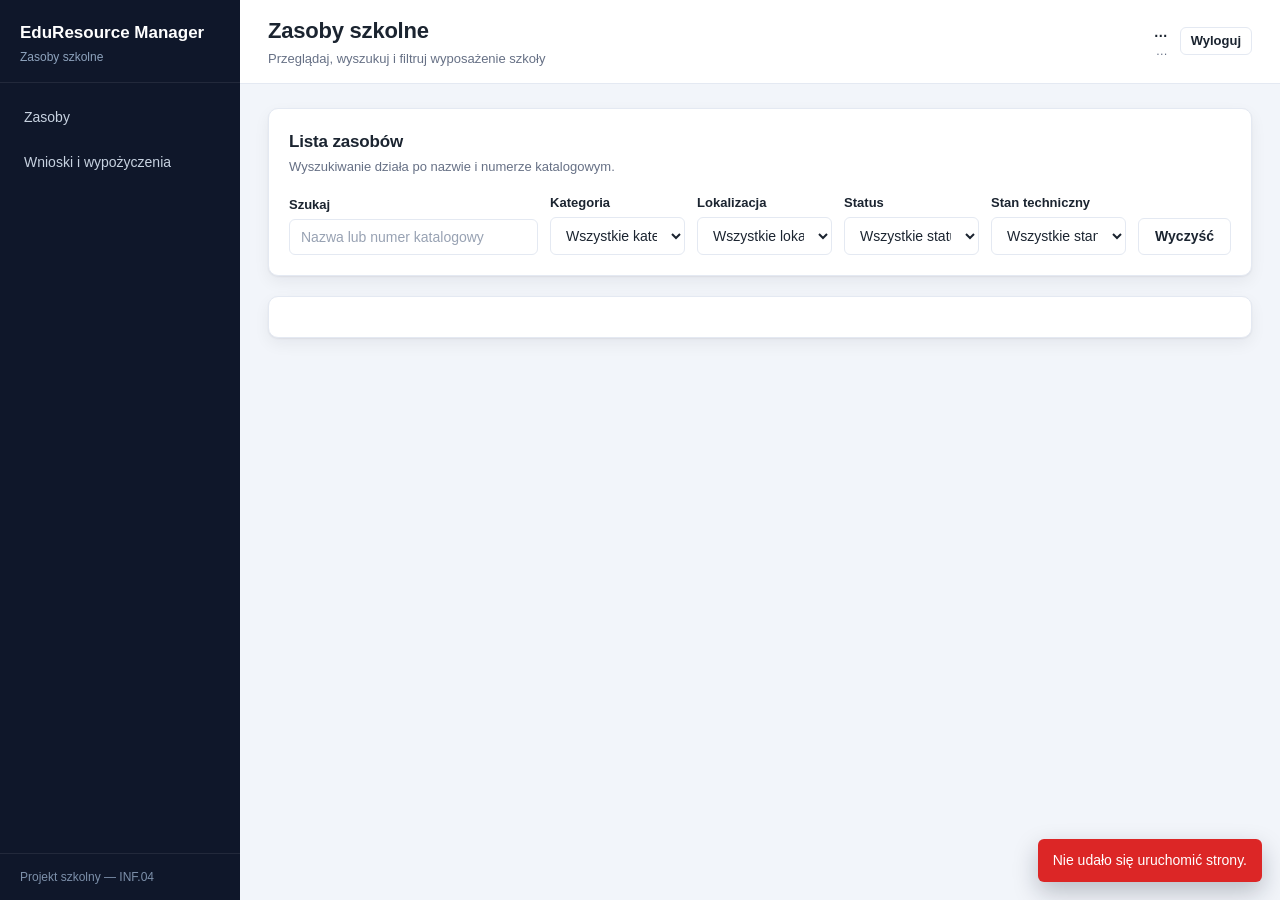
<file: frontend/index.html>
<!DOCTYPE html>
<html lang="pl">
<head>
    <meta charset="utf-8">
    <meta name="viewport" content="width=device-width, initial-scale=1">
    <title>Zasoby — EduResource Manager</title>
    <link rel="stylesheet" href="css/variables.css">
    <link rel="stylesheet" href="css/style.css">
    <link rel="stylesheet" href="css/components.css">
</head>
<body>
    <div class="app">
        <aside class="sidebar">
            <div class="sidebar__marka">
                EduResource Manager
                <span>Zasoby szkolne</span>
            </div>
            <nav class="sidebar__nawigacja">
                <a class="sidebar__link" href="index.html">Zasoby</a>
                <a class="sidebar__link" href="loans.html">Wnioski i wypożyczenia</a>
                <a class="sidebar__link ukryj" href="reports.html" data-admin>Raporty</a>
            </nav>
            <div class="sidebar__stopka">Projekt szkolny — INF.04</div>
        </aside>

        <div class="app--glowny">
            <header class="naglowek">
                <div class="naglowek__tytul">
                    <h1>Zasoby szkolne</h1>
                    <span class="naglowek__podtytul">Przeglądaj, wyszukuj i filtruj wyposażenie szkoły</span>
                </div>
                <div class="naglowek__uzytkownik">
                    <div class="naglowek__dane">
                        <strong id="uzytkownik-nazwa">…</strong>
                        <span id="uzytkownik-rola">…</span>
                    </div>
                    <button class="przycisk przycisk--jasny przycisk--maly" type="button" data-wyloguj>
                        Wyloguj
                    </button>
                </div>
            </header>

            <main class="tresc">
                <section class="sekcja">
                    <div class="sekcja__naglowek">
                        <div>
                            <h2>Lista zasobów</h2>
                            <p class="sekcja__opis">Wyszukiwanie działa po nazwie i numerze katalogowym.</p>
                        </div>
                        <button class="przycisk ukryj" type="button" id="przycisk-dodaj" data-admin>
                            Dodaj zasób
                        </button>
                    </div>

                    <div class="siatka-filtrow">
                        <div class="pole">
                            <label class="pole__etykieta" for="filtr-szukaj">Szukaj</label>
                            <input class="wejscie" type="search" id="filtr-szukaj"
                                   placeholder="Nazwa lub numer katalogowy">
                        </div>
                        <div class="pole">
                            <label class="pole__etykieta" for="filtr-kategoria">Kategoria</label>
                            <select class="wybierz" id="filtr-kategoria">
                                <option value="">Wszystkie kategorie</option>
                            </select>
                        </div>
                        <div class="pole">
                            <label class="pole__etykieta" for="filtr-lokalizacja">Lokalizacja</label>
                            <select class="wybierz" id="filtr-lokalizacja">
                                <option value="">Wszystkie lokalizacje</option>
                            </select>
                        </div>
                        <div class="pole">
                            <label class="pole__etykieta" for="filtr-status">Status</label>
                            <select class="wybierz" id="filtr-status">
                                <option value="">Wszystkie statusy</option>
                                <option value="dostepny">Dostępny</option>
                                <option value="wypozyczony">Wypożyczony</option>
                                <option value="w_naprawie">W naprawie</option>
                                <option value="zutylizowany">Zutylizowany</option>
                            </select>
                        </div>
                        <div class="pole">
                            <label class="pole__etykieta" for="filtr-stan">Stan techniczny</label>
                            <select class="wybierz" id="filtr-stan">
                                <option value="">Wszystkie stany</option>
                                <option value="sprawny">Sprawny</option>
                                <option value="uszkodzony">Uszkodzony</option>
                                <option value="niesprawdzony">Niesprawdzony</option>
                            </select>
                        </div>
                        <button class="przycisk przycisk--jasny" type="button" id="przycisk-wyczysc">
                            Wyczyść
                        </button>
                    </div>
                </section>

                <section class="sekcja">
                    <div id="tabela-zasobow"></div>
                </section>
            </main>
        </div>
    </div>

    <div class="modal" id="modal-zasob" hidden>
        <div class="modal__panel">
            <div class="modal__naglowek">
                <h2 id="modal-zasob-tytul">Dodaj zasób</h2>
                <button class="modal__zamknij" type="button" data-zamknij aria-label="Zamknij">&times;</button>
            </div>

            <form id="formularz-zasob" novalidate>
                <div class="modal__tresc">
                    <div class="komunikat komunikat--blad" id="modal-zasob-blad" hidden></div>

                    <div class="siatka-pol">
                        <div class="pole pole--pelny" id="pole-nazwa">
                            <label class="pole__etykieta" for="zasob-nazwa">Nazwa *</label>
                            <input class="wejscie" type="text" id="zasob-nazwa" maxlength="150"
                                   placeholder="np. Projektor Epson">
                            <span class="pole__blad ukryj">Nazwa jest wymagana.</span>
                        </div>

                        <div class="pole" id="pole-numer">
                            <label class="pole__etykieta" for="zasob-numer">Numer katalogowy</label>
                            <input class="wejscie" type="text" id="zasob-numer" maxlength="100"
                                   placeholder="np. DEMO-001">
                            <span class="pole__blad ukryj">Numer jest za długi.</span>
                        </div>

                        <div class="pole" id="pole-kategoria">
                            <label class="pole__etykieta" for="zasob-kategoria">Kategoria *</label>
                            <input class="wejscie" type="text" id="zasob-kategoria" maxlength="100"
                                   placeholder="np. Sprzet komputerowy" list="lista-kategorii">
                            <datalist id="lista-kategorii"></datalist>
                            <span class="pole__blad ukryj">Kategoria jest wymagana.</span>
                        </div>

                        <div class="pole" id="pole-lokalizacja">
                            <label class="pole__etykieta" for="zasob-lokalizacja">Lokalizacja *</label>
                            <input class="wejscie" type="text" id="zasob-lokalizacja" maxlength="150"
                                   placeholder="np. Sala 12" list="lista-lokalizacji">
                            <datalist id="lista-lokalizacji"></datalist>
                            <span class="pole__blad ukryj">Lokalizacja jest wymagana.</span>
                        </div>

                        <div class="pole" id="pole-stan">
                            <label class="pole__etykieta" for="zasob-stan">Stan techniczny</label>
                            <select class="wybierz" id="zasob-stan">
                                <option value="sprawny">Sprawny</option>
                                <option value="uszkodzony">Uszkodzony</option>
                                <option value="niesprawdzony">Niesprawdzony</option>
                            </select>
                        </div>

                        <div class="pole" id="pole-status">
                            <label class="pole__etykieta" for="zasob-status">Status</label>
                            <select class="wybierz" id="zasob-status">
                                <option value="dostepny">Dostępny</option>
                                <option value="w_naprawie">W naprawie</option>
                                <option value="zutylizowany">Zutylizowany</option>
                            </select>
                            <span class="pole__podpowiedz">Status „Wypożyczony” ustala system po akceptacji wniosku.</span>
                        </div>
                    </div>
                </div>

                <div class="modal__stopka">
                    <button class="przycisk przycisk--jasny" type="button" data-zamknij>Anuluj</button>
                    <button class="przycisk" type="submit" id="modal-zasob-zapisz">Zapisz</button>
                </div>
            </form>
        </div>
    </div>

    <div class="modal" id="modal-usuwanie" hidden>
        <div class="modal__panel">
            <div class="modal__naglowek">
                <h2>Archiwizacja zasobu</h2>
                <button class="modal__zamknij" type="button" data-zamknij aria-label="Zamknij">&times;</button>
            </div>
            <div class="modal__tresc">
                <p>Czy na pewno chcesz zarchiwizować zasób <strong id="usuwanie-nazwa"></strong>?</p>
                <p class="sekcja__opis">Zasób zniknie z listy aktywnych wyposażenia. Operacji nie można cofnąć.</p>
            </div>
            <div class="modal__stopka">
                <button class="przycisk przycisk--jasny" type="button" data-zamknij>Anuluj</button>
                <button class="przycisk przycisk--zagrozenie" type="button" id="przycisk-usun-potwierdz">
                    Archiwizuj
                </button>
            </div>
        </div>
    </div>

    <script src="js/api.js"></script>
    <script src="js/ui.js"></script>
    <script src="js/resources.js"></script>
</body>
</html>
</file>
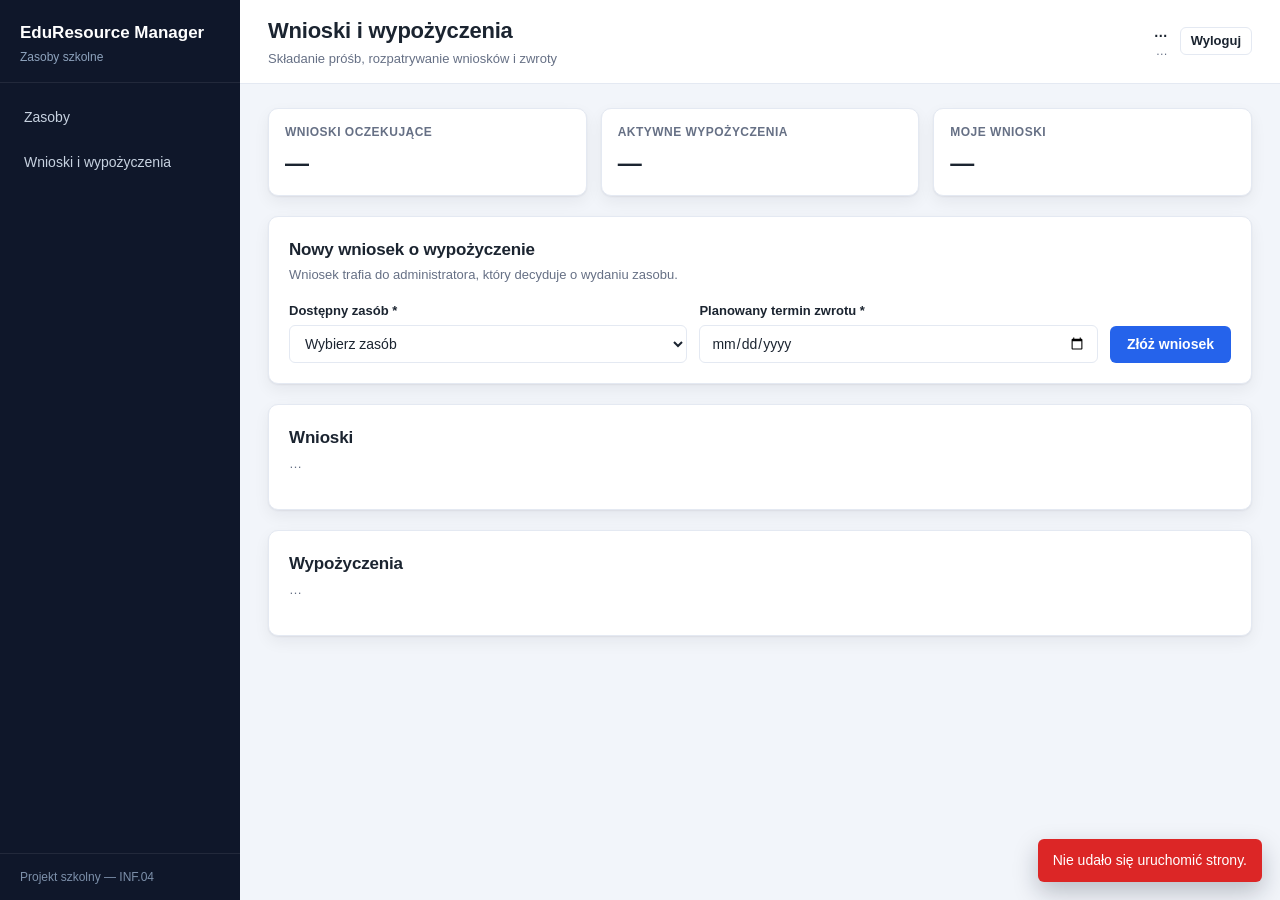
<file: frontend/loans.html>
<!DOCTYPE html>
<html lang="pl">
<head>
    <meta charset="utf-8">
    <meta name="viewport" content="width=device-width, initial-scale=1">
    <title>Wnioski i wypożyczenia — EduResource Manager</title>
    <link rel="stylesheet" href="css/variables.css">
    <link rel="stylesheet" href="css/style.css">
    <link rel="stylesheet" href="css/components.css">
</head>
<body>
    <div class="app">
        <aside class="sidebar">
            <div class="sidebar__marka">
                EduResource Manager
                <span>Zasoby szkolne</span>
            </div>
            <nav class="sidebar__nawigacja">
                <a class="sidebar__link" href="index.html">Zasoby</a>
                <a class="sidebar__link" href="loans.html">Wnioski i wypożyczenia</a>
                <a class="sidebar__link ukryj" href="reports.html" data-admin>Raporty</a>
            </nav>
            <div class="sidebar__stopka">Projekt szkolny — INF.04</div>
        </aside>

        <div class="app--glowny">
            <header class="naglowek">
                <div class="naglowek__tytul">
                    <h1>Wnioski i wypożyczenia</h1>
                    <span class="naglowek__podtytul">Składanie próśb, rozpatrywanie wniosków i zwroty</span>
                </div>
                <div class="naglowek__uzytkownik">
                    <div class="naglowek__dane">
                        <strong id="uzytkownik-nazwa">…</strong>
                        <span id="uzytkownik-rola">…</span>
                    </div>
                    <button class="przycisk przycisk--jasny przycisk--maly" type="button" data-wyloguj>
                        Wyloguj
                    </button>
                </div>
            </header>

            <main class="tresc">
                <div class="karta-podsumowania">
                    <div class="karta-podsumowania__element">
                        <div class="karta-podsumowania__etykieta">Wnioski oczekujące</div>
                        <div class="karta-podsumowania__wartosc" id="podsumowanie-oczekujace">—</div>
                    </div>
                    <div class="karta-podsumowania__element">
                        <div class="karta-podsumowania__etykieta">Aktywne wypożyczenia</div>
                        <div class="karta-podsumowania__wartosc" id="podsumowanie-aktywne">—</div>
                    </div>
                    <div class="karta-podsumowania__element">
                        <div class="karta-podsumowania__etykieta">Moje wnioski</div>
                        <div class="karta-podsumowania__wartosc" id="podsumowanie-moje">—</div>
                    </div>
                </div>

                <section class="sekcja">
                    <div class="sekcja__naglowek">
                        <div>
                            <h2>Nowy wniosek o wypożyczenie</h2>
                            <p class="sekcja__opis">Wniosek trafia do administratora, który decyduje o wydaniu zasobu.</p>
                        </div>
                    </div>

                    <div class="komunikat komunikat--info" id="formularz-wniosek-info" hidden></div>

                    <form id="formularz-wniosek" novalidate>
                        <div class="formularz-wiersz">
                            <div class="pole" id="pole-wniosek-zasob">
                                <label class="pole__etykieta" for="wniosek-zasob">Dostępny zasób *</label>
                                <select class="wybierz" id="wniosek-zasob">
                                    <option value="">Wybierz zasób</option>
                                </select>
                                <span class="pole__blad ukryj">Wybierz zasób z listy.</span>
                            </div>

                            <div class="pole" id="pole-wniosek-termin">
                                <label class="pole__etykieta" for="wniosek-termin">Planowany termin zwrotu *</label>
                                <input class="wejscie" type="date" id="wniosek-termin">
                                <span class="pole__blad ukryj">Termin nie może być z przeszłości.</span>
                            </div>

                            <button class="przycisk" type="submit" id="przycisk-wniosek">
                                Złóż wniosek
                            </button>
                        </div>
                    </form>
                </section>

                <section class="sekcja">
                    <div class="sekcja__naglowek">
                        <div>
                            <h2>Wnioski</h2>
                            <p class="sekcja__opis" id="opis-wnioski">…</p>
                        </div>
                    </div>
                    <div id="tabela-wnioski"></div>
                </section>

                <section class="sekcja">
                    <div class="sekcja__naglowek">
                        <div>
                            <h2>Wypożyczenia</h2>
                            <p class="sekcja__opis" id="opis-wypozyczenia">…</p>
                        </div>
                    </div>
                    <div id="tabela-wypozyczenia"></div>
                </section>
            </main>
        </div>
    </div>

    <div class="modal" id="modal-decyzja" hidden>
        <div class="modal__panel">
            <div class="modal__naglowek">
                <h2>Rozpatrzenie wniosku</h2>
                <button class="modal__zamknij" type="button" data-zamknij aria-label="Zamknij">&times;</button>
            </div>
            <div class="modal__tresc">
                <div class="komunikat komunikat--blad" id="modal-decyzja-blad" hidden></div>
                <div id="modal-decyzja-szczegoly"></div>
                <div class="pole">
                    <label class="pole__etykieta" for="decyzja-komentarz">Komentarz administratora</label>
                    <textarea class="obszar" id="decyzja-komentarz" rows="3" maxlength="500"
                              placeholder="Opcjonalne uzasadnienie decyzji"></textarea>
                </div>
            </div>
            <div class="modal__stopka">
                <button class="przycisk przycisk--jasny" type="button" data-zamknij>Anuluj</button>
                <button class="przycisk przycisk--zagrozenie" type="button" id="przycisk-odrzuc">
                    Odrzuć
                </button>
                <button class="przycisk" type="button" id="przycisk-zaakceptuj">
                    Zaakceptuj
                </button>
            </div>
        </div>
    </div>

    <div class="modal" id="modal-zwrot" hidden>
        <div class="modal__panel">
            <div class="modal__naglowek">
                <h2>Rejestracja zwrotu</h2>
                <button class="modal__zamknij" type="button" data-zamknij aria-label="Zamknij">&times;</button>
            </div>
            <div class="modal__tresc">
                <p>Czy na pewno rejestrujesz zwrot zasobu <strong id="zwrot-nazwa"></strong>?</p>
                <div class="pole">
                    <label class="pole__etykieta" for="zwrot-stan">Stan techniczny po zwrocie</label>
                    <select class="wybierz" id="zwrot-stan">
                        <option value="sprawny">Sprawny — zasób wraca do użycia</option>
                        <option value="uszkodzony">Uszkodzony — zasób trafia do naprawy</option>
                        <option value="niesprawdzony">Niesprawdzony — wymaga sprawdzenia</option>
                    </select>
                    <span class="pole__podpowiedz">
                        Uszkodzony sprzęt po zwrocie otrzymuje status „W naprawie”.
                    </span>
                </div>
            </div>
            <div class="modal__stopka">
                <button class="przycisk przycisk--jasny" type="button" data-zamknij>Anuluj</button>
                <button class="przycisk" type="button" id="przycisk-zwrot-potwierdz">
                    Zarejestruj zwrot
                </button>
            </div>
        </div>
    </div>

    <script src="js/api.js"></script>
    <script src="js/ui.js"></script>
    <script src="js/loans.js"></script>
</body>
</html>
</file>
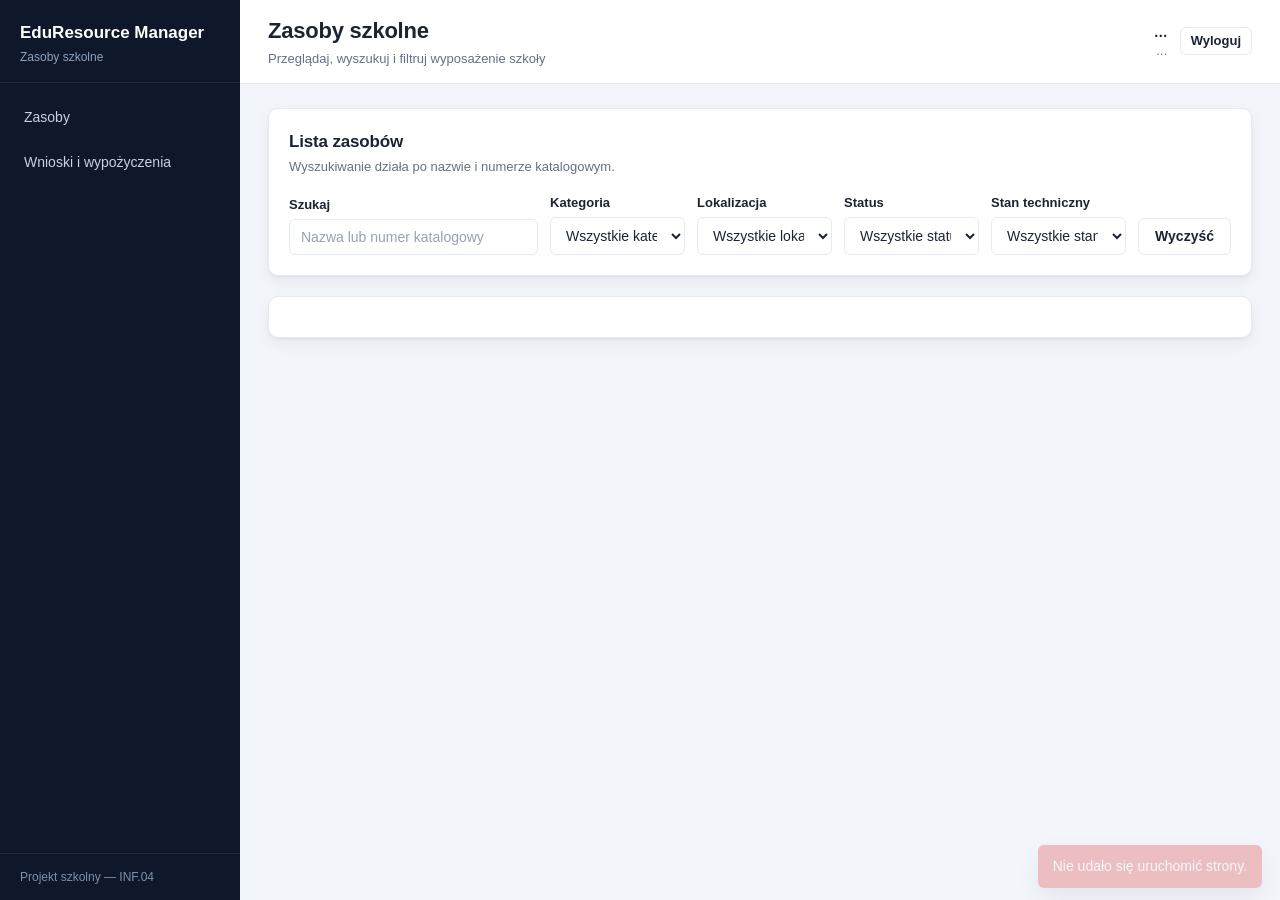
<file: frontend/login.html>
<!DOCTYPE html>
<html lang="pl">
<head>
    <meta charset="utf-8">
    <meta name="viewport" content="width=device-width, initial-scale=1">
    <title>Logowanie — EduResource Manager</title>
    <link rel="stylesheet" href="css/variables.css">
    <link rel="stylesheet" href="css/style.css">
    <link rel="stylesheet" href="css/components.css">
</head>
<body>
    <main class="ekran-logowania">
        <section class="karta-logowania">
            <h1 class="karta-logowania__marka">EduResource Manager</h1>
            <p class="karta-logowania__podtytul">Zaloguj się, aby zarządzać zasobami szkoły</p>

            <div id="komunikat" class="komunikat komunikat--blad" hidden></div>

            <form id="formularz-logowania" class="karta-logowania__formularz" novalidate>
                <div class="pole" id="pole-email">
                    <label class="pole__etykieta" for="email">Adres e-mail</label>
                    <input class="wejscie" type="email" id="email" name="email"
                           autocomplete="username" placeholder="np. admin@eduresource.local">
                    <span class="pole__blad ukryj">Podaj poprawny adres e-mail.</span>
                </div>

                <div class="pole" id="pole-haslo">
                    <label class="pole__etykieta" for="haslo">Hasło</label>
                    <input class="wejscie" type="password" id="haslo" name="haslo"
                           autocomplete="current-password" placeholder="••••••••">
                    <span class="pole__blad ukryj">Podaj hasło.</span>
                </div>

                <button class="przycisk przycisk--pelny" type="submit" id="przycisk-logowanie">
                    Zaloguj się
                </button>
            </form>

            <p class="karta-logowania__odniesienie">
                Aplikacja lokalna — dostęp wyłącznie dla użytkowników szkoły.
            </p>
        </section>
    </main>

    <script src="js/api.js"></script>
    <script src="js/auth.js"></script>
</body>
</html>
</file>
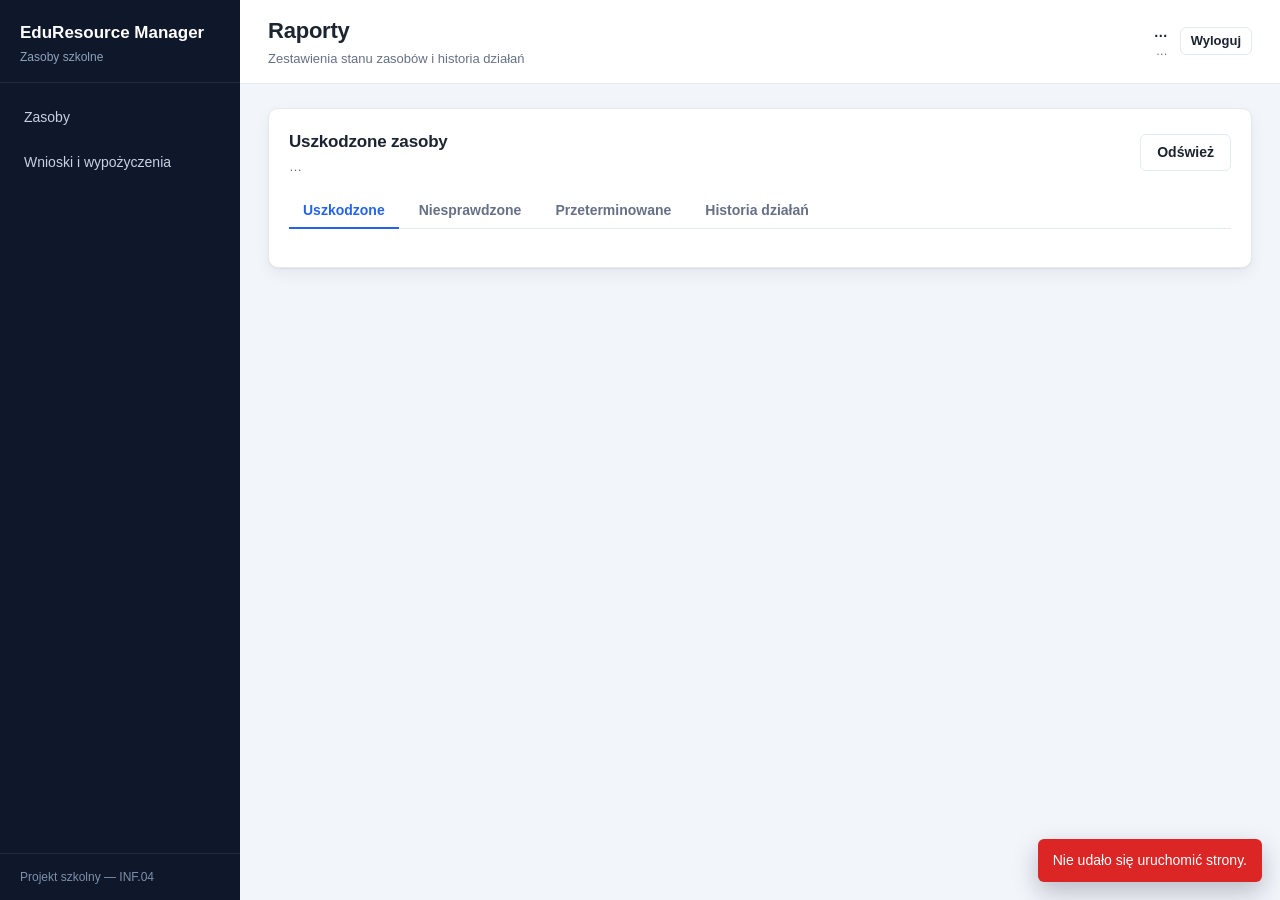
<file: frontend/reports.html>
<!DOCTYPE html>
<html lang="pl">
<head>
    <meta charset="utf-8">
    <meta name="viewport" content="width=device-width, initial-scale=1">
    <title>Raporty — EduResource Manager</title>
    <link rel="stylesheet" href="css/variables.css">
    <link rel="stylesheet" href="css/style.css">
    <link rel="stylesheet" href="css/components.css">
</head>
<body>
    <div class="app">
        <aside class="sidebar">
            <div class="sidebar__marka">
                EduResource Manager
                <span>Zasoby szkolne</span>
            </div>
            <nav class="sidebar__nawigacja">
                <a class="sidebar__link" href="index.html">Zasoby</a>
                <a class="sidebar__link" href="loans.html">Wnioski i wypożyczenia</a>
                <a class="sidebar__link ukryj" href="reports.html" data-admin>Raporty</a>
            </nav>
            <div class="sidebar__stopka">Projekt szkolny — INF.04</div>
        </aside>

        <div class="app--glowny">
            <header class="naglowek">
                <div class="naglowek__tytul">
                    <h1>Raporty</h1>
                    <span class="naglowek__podtytul">Zestawienia stanu zasobów i historia działań</span>
                </div>
                <div class="naglowek__uzytkownik">
                    <div class="naglowek__dane">
                        <strong id="uzytkownik-nazwa">…</strong>
                        <span id="uzytkownik-rola">…</span>
                    </div>
                    <button class="przycisk przycisk--jasny przycisk--maly" type="button" data-wyloguj>
                        Wyloguj
                    </button>
                </div>
            </header>

            <main class="tresc">
                <section class="sekcja">
                    <div class="sekcja__naglowek">
                        <div>
                            <h2 id="raport-tytul">Uszkodzone zasoby</h2>
                            <p class="sekcja__opis" id="raport-opis">…</p>
                        </div>
                        <button class="przycisk przycisk--jasny" type="button" id="przycisk-odswiez">
                            Odśwież
                        </button>
                    </div>

                    <div class="zakladki" id="zakladki-raportow">
                        <button class="zakladka zakladka--aktywna" type="button" data-typ="uszkodzone">
                            Uszkodzone
                        </button>
                        <button class="zakladka" type="button" data-typ="niesprawdzone">
                            Niesprawdzone
                        </button>
                        <button class="zakladka" type="button" data-typ="przeterminowane">
                            Przeterminowane
                        </button>
                        <button class="zakladka" type="button" data-typ="historia">
                            Historia działań
                        </button>
                    </div>

                    <div id="tabela-raport"></div>
                </section>
            </main>
        </div>
    </div>

    <script src="js/api.js"></script>
    <script src="js/ui.js"></script>
    <script src="js/reports.js"></script>
</body>
</html>
</file>
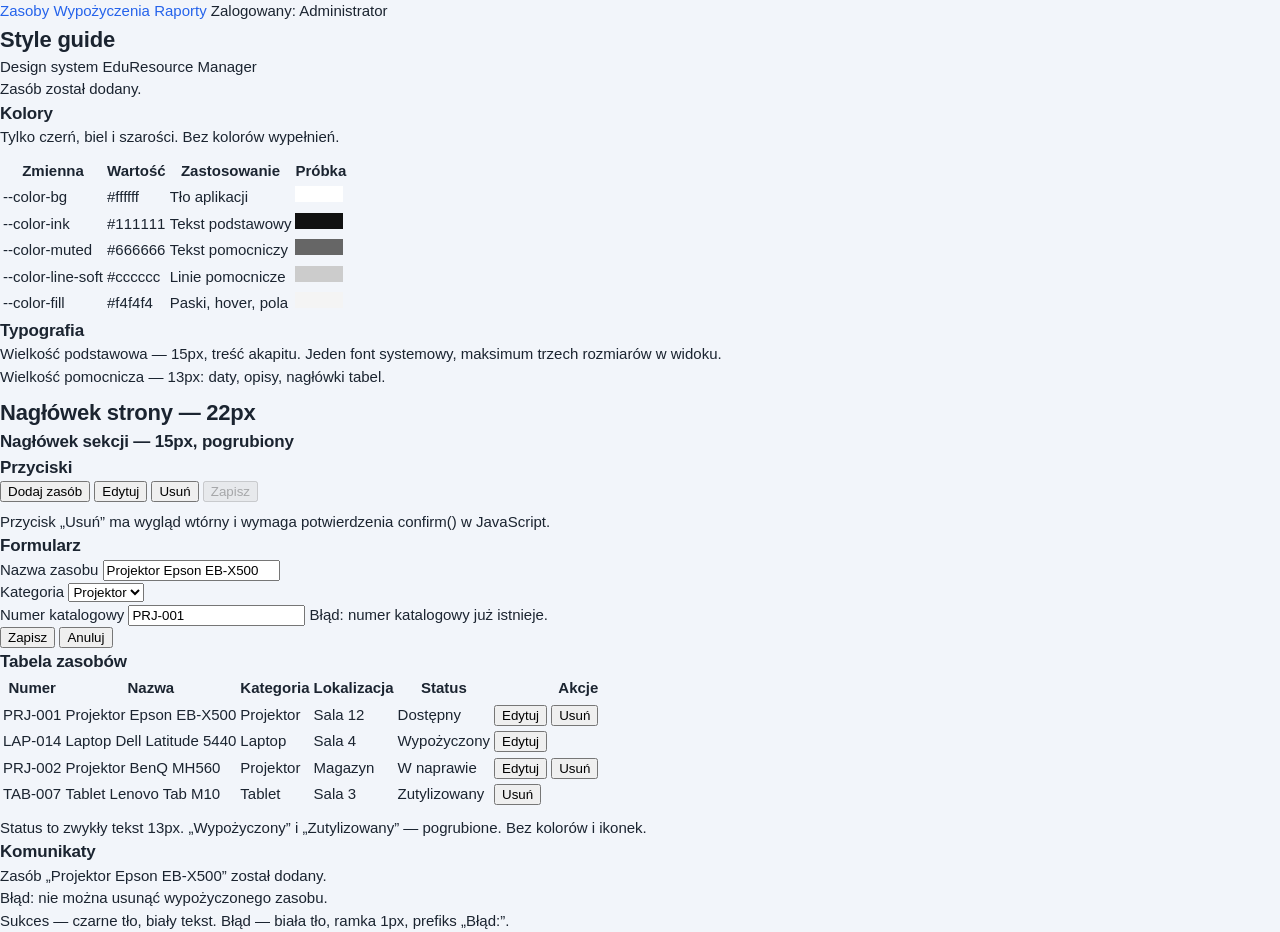
<file: frontend/styleguide.html>
<!DOCTYPE html>
<html lang="pl">
<head>
  <meta charset="UTF-8">
  <meta name="viewport" content="width=device-width, initial-scale=1.0">
  <title>Style guide — EduResource Manager</title>
  <link rel="stylesheet" href="css/variables.css">
  <link rel="stylesheet" href="css/style.css">
  <link rel="stylesheet" href="css/components.css">
</head>
<body>
  <nav class="nav">
    <a href="#" class="is-active">Zasoby</a>
    <a href="#">Wypożyczenia</a>
    <a href="#">Raporty</a>
    <span class="nav-user">Zalogowany: Administrator</span>
  </nav>

  <div class="container">
    <div class="page-header">
      <h1>Style guide</h1>
      <span class="muted">Design system EduResource Manager</span>
    </div>

    <p class="message message--success">Zasób został dodany.</p>

    <div class="section">
      <h2>Kolory</h2>
      <p class="muted" style="margin-bottom: 8px;">Tylko czerń, biel i szarości. Bez kolorów wypełnień.</p>
      <table class="table">
        <thead>
          <tr><th>Zmienna</th><th>Wartość</th><th>Zastosowanie</th><th>Próbka</th></tr>
        </thead>
        <tbody>
          <tr><td>--color-bg</td><td>#ffffff</td><td>Tło aplikacji</td><td><span style="display:inline-block;width:48px;height:16px;border:1px solid var(--color-line);background:#ffffff;"></span></td></tr>
          <tr><td>--color-ink</td><td>#111111</td><td>Tekst podstawowy</td><td><span style="display:inline-block;width:48px;height:16px;background:#111111;"></span></td></tr>
          <tr><td>--color-muted</td><td>#666666</td><td>Tekst pomocniczy</td><td><span style="display:inline-block;width:48px;height:16px;background:#666666;"></span></td></tr>
          <tr><td>--color-line-soft</td><td>#cccccc</td><td>Linie pomocnicze</td><td><span style="display:inline-block;width:48px;height:16px;background:#cccccc;"></span></td></tr>
          <tr><td>--color-fill</td><td>#f4f4f4</td><td>Paski, hover, pola</td><td><span style="display:inline-block;width:48px;height:16px;border:1px solid var(--color-line-soft);background:#f4f4f4;"></span></td></tr>
        </tbody>
      </table>
    </div>

    <div class="section">
      <h2>Typografia</h2>
      <p>Wielkość podstawowa — 15px, treść akapitu. Jeden font systemowy, maksimum trzech rozmiarów w widoku.</p>
      <p class="muted">Wielkość pomocnicza — 13px: daty, opisy, nagłówki tabel.</p>
      <h1 style="margin-top: 8px;">Nagłówek strony — 22px</h1>
      <h2>Nagłówek sekcji — 15px, pogrubiony</h2>
    </div>

    <div class="section">
      <h2>Przyciski</h2>
      <p style="margin-bottom: 8px;">
        <button class="btn btn--primary">Dodaj zasób</button>
        <button class="btn">Edytuj</button>
        <button class="btn">Usuń</button>
        <button class="btn" disabled>Zapisz</button>
      </p>
      <p class="muted">Przycisk „Usuń” ma wygląd wtórny i wymaga potwierdzenia confirm() w JavaScript.</p>
    </div>

    <div class="section">
      <h2>Formularz</h2>
      <form class="form" onsubmit="return false;">
        <div class="field">
          <label class="field__label" for="sg-name">Nazwa zasobu</label>
          <input class="field__input" id="sg-name" type="text" value="Projektor Epson EB-X500">
        </div>
        <div class="field">
          <label class="field__label" for="sg-category">Kategoria</label>
          <select class="field__select" id="sg-category">
            <option>Projektor</option>
            <option>Laptop</option>
            <option>Tablet</option>
          </select>
        </div>
        <div class="field">
          <label class="field__label" for="sg-catalog">Numer katalogowy</label>
          <input class="field__input" id="sg-catalog" type="text" value="PRJ-001">
          <span class="field__error">Błąd: numer katalogowy już istnieje.</span>
        </div>
        <div class="form__actions">
          <button class="btn btn--primary" type="submit">Zapisz</button>
          <button class="btn" type="reset">Anuluj</button>
        </div>
      </form>
    </div>

    <div class="section">
      <h2>Tabela zasobów</h2>
      <table class="table">
        <thead>
          <tr>
            <th>Numer</th>
            <th>Nazwa</th>
            <th>Kategoria</th>
            <th>Lokalizacja</th>
            <th>Status</th>
            <th style="text-align:right;">Akcje</th>
          </tr>
        </thead>
        <tbody>
          <tr>
            <td>PRJ-001</td>
            <td>Projektor Epson EB-X500</td>
            <td>Projektor</td>
            <td>Sala 12</td>
            <td><span class="status">Dostępny</span></td>
            <td class="actions"><button class="btn">Edytuj</button> <button class="btn">Usuń</button></td>
          </tr>
          <tr>
            <td>LAP-014</td>
            <td>Laptop Dell Latitude 5440</td>
            <td>Laptop</td>
            <td>Sala 4</td>
            <td><span class="status status--loaned">Wypożyczony</span></td>
            <td class="actions"><button class="btn">Edytuj</button></td>
          </tr>
          <tr>
            <td>PRJ-002</td>
            <td>Projektor BenQ MH560</td>
            <td>Projektor</td>
            <td>Magazyn</td>
            <td><span class="status">W naprawie</span></td>
            <td class="actions"><button class="btn">Edytuj</button> <button class="btn">Usuń</button></td>
          </tr>
          <tr>
            <td>TAB-007</td>
            <td>Tablet Lenovo Tab M10</td>
            <td>Tablet</td>
            <td>Sala 3</td>
            <td><span class="status status--retired">Zutylizowany</span></td>
            <td class="actions"><button class="btn">Usuń</button></td>
          </tr>
        </tbody>
      </table>
      <p class="muted" style="margin-top: 8px;">Status to zwykły tekst 13px. „Wypożyczony” i „Zutylizowany” — pogrubione. Bez kolorów i ikonek.</p>
    </div>

    <div class="section">
      <h2>Komunikaty</h2>
      <p class="message message--success">Zasób „Projektor Epson EB-X500” został dodany.</p>
      <p class="message message--error">Błąd: nie można usunąć wypożyczonego zasobu.</p>
      <p class="muted">Sukces — czarne tło, biały tekst. Błąd — biała tło, ramka 1px, prefiks „Błąd:”.</p>
    </div>
  </div>
</body>
</html>
</file>
<file: frontend/css/variables.css>
:root {
    --tlo: #f2f5fa;
    --powierzchnia: #ffffff;
    --tekst: #1b2430;
    --tekst-mgla: #667085;
    --obramowanie: #e4e9f2;

    --primary: #2563eb;
    --primary-hover: #1d4ed8;
    --primary-miekki: #eaf1ff;

    --danger: #dc2626;
    --danger-miekki: #fdecec;
    --success: #16a34a;
    --success-miekki: #e9f7ef;
    --warning: #d97706;
    --warning-miekki: #fdf3e7;
    --info: #0891b2;
    --info-miekki: #e6f6fb;
    --neutral: #64748b;
    --neutral-miekki: #eef1f6;

    --sidebar-tlo: #0f172a;
    --sidebar-tekst: #c7d2e0;
    --sidebar-aktywny-tlo: #1d4ed8;

    --cien: 0 1px 2px rgba(15, 23, 42, 0.06), 0 6px 16px rgba(15, 23, 42, 0.06);
    --promien: 10px;
    --promien-maly: 6px;

    --czcionka: "Segoe UI", Roboto, "Helvetica Neue", Arial, sans-serif;
    --szerokosc-sidebar: 240px;
}
</file>
<file: frontend/css/style.css>
*,
*::before,
*::after {
    box-sizing: border-box;
}

html,
body {
    margin: 0;
    padding: 0;
    height: 100%;
}

body {
    background: var(--tlo);
    color: var(--tekst);
    font-family: var(--czcionka);
    font-size: 15px;
    line-height: 1.5;
}

h1,
h2,
h3,
h4 {
    margin: 0;
    font-weight: 650;
    letter-spacing: -0.01em;
}

h1 {
    font-size: 22px;
}

h2 {
    font-size: 17px;
}

p {
    margin: 0;
}

a {
    color: var(--primary);
    text-decoration: none;
}

a:hover {
    text-decoration: underline;
}

.app {
    display: flex;
    min-height: 100vh;
}

.sidebar {
    width: var(--szerokosc-sidebar);
    flex-shrink: 0;
    background: var(--sidebar-tlo);
    color: var(--sidebar-tekst);
    display: flex;
    flex-direction: column;
    position: sticky;
    top: 0;
    height: 100vh;
}

.sidebar__marka {
    padding: 20px 20px 16px;
    color: #ffffff;
    font-size: 17px;
    font-weight: 700;
    border-bottom: 1px solid rgba(255, 255, 255, 0.08);
}

.sidebar__marka span {
    display: block;
    font-size: 12px;
    font-weight: 400;
    color: #8ea3bd;
    margin-top: 2px;
}

.sidebar__nawigacja {
    padding: 14px 12px;
    display: flex;
    flex-direction: column;
    gap: 4px;
    flex: 1;
}

.sidebar__link {
    display: block;
    padding: 10px 12px;
    border-radius: var(--promien-maly);
    color: var(--sidebar-tekst);
    font-size: 14px;
}

.sidebar__link:hover {
    background: rgba(255, 255, 255, 0.07);
    color: #ffffff;
    text-decoration: none;
}

.sidebar__link--aktywny {
    background: var(--sidebar-aktywny-tlo);
    color: #ffffff;
    font-weight: 600;
}

.sidebar__stopka {
    padding: 14px 20px;
    font-size: 12px;
    color: #7d90aa;
    border-top: 1px solid rgba(255, 255, 255, 0.08);
}

.app--glowny {
    flex: 1;
    min-width: 0;
    display: flex;
    flex-direction: column;
}

.naglowek {
    background: var(--powierzchnia);
    border-bottom: 1px solid var(--obramowanie);
    padding: 14px 28px;
    display: flex;
    align-items: center;
    justify-content: space-between;
    gap: 16px;
    position: sticky;
    top: 0;
    z-index: 5;
}

.naglowek__tytul {
    display: flex;
    flex-direction: column;
    gap: 2px;
}

.naglowek__podtytul {
    font-size: 13px;
    color: var(--tekst-mgla);
}

.naglowek__uzytkownik {
    display: flex;
    align-items: center;
    gap: 12px;
    font-size: 14px;
}

.naglowek__dane {
    text-align: right;
    line-height: 1.3;
}

.naglowek__dane strong {
    display: block;
    font-weight: 600;
}

.naglowek__dane span {
    font-size: 12px;
    color: var(--tekst-mgla);
}

.tresc {
    padding: 24px 28px 40px;
    flex: 1;
}

.sekcja {
    background: var(--powierzchnia);
    border: 1px solid var(--obramowanie);
    border-radius: var(--promien);
    box-shadow: var(--cien);
    padding: 20px;
    margin-bottom: 20px;
}

.sekcja__naglowek {
    display: flex;
    align-items: center;
    justify-content: space-between;
    gap: 16px;
    flex-wrap: wrap;
    margin-bottom: 16px;
}

.sekcja__opis {
    font-size: 13px;
    color: var(--tekst-mgla);
    margin-top: 3px;
}

.siatka-filtrow {
    display: grid;
    grid-template-columns: minmax(220px, 2fr) repeat(4, minmax(135px, 1fr)) auto;
    gap: 12px;
    align-items: end;
}

@media (max-width: 1200px) {
    .siatka-filtrow {
        grid-template-columns: repeat(3, minmax(160px, 1fr));
    }
}

@media (max-width: 900px) {
    .app {
        flex-direction: column;
    }

    .sidebar {
        width: 100%;
        height: auto;
        position: static;
    }

    .sidebar__nawigacja {
        flex-direction: row;
        flex-wrap: wrap;
        padding: 10px 12px;
    }

    .sidebar__stopka {
        display: none;
    }

    .naglowek,
    .tresc {
        padding-left: 16px;
        padding-right: 16px;
    }

    .siatka-filtrow {
        grid-template-columns: 1fr;
    }
}

.ekran-logowania {
    min-height: 100vh;
    display: flex;
    align-items: center;
    justify-content: center;
    padding: 24px;
    background: linear-gradient(155deg, #0f172a 0%, #1e3a8a 100%);
}

.karta-logowania {
    width: 100%;
    max-width: 400px;
    background: var(--powierzchnia);
    border-radius: var(--promien);
    box-shadow: 0 24px 60px rgba(15, 23, 42, 0.35);
    padding: 30px 28px;
}

.karta-logowania__marka {
    font-size: 20px;
    font-weight: 700;
}

.karta-logowania__podtytul {
    font-size: 13px;
    color: var(--tekst-mgla);
    margin-top: 4px;
}

.karta-logowania__formularz {
    display: flex;
    flex-direction: column;
    gap: 14px;
    margin-top: 22px;
}

.karta-logowania__odniesienie {
    margin-top: 18px;
    font-size: 12px;
    color: var(--tekst-mgla);
    text-align: center;
}
</file>
<file: frontend/css/components.css>
.przycisk {
    display: inline-flex;
    align-items: center;
    justify-content: center;
    gap: 6px;
    padding: 9px 16px;
    border-radius: var(--promien-maly);
    border: 1px solid transparent;
    font-family: inherit;
    font-size: 14px;
    font-weight: 600;
    line-height: 1.2;
    cursor: pointer;
    background: var(--primary);
    color: #ffffff;
    transition: background 0.15s ease, border-color 0.15s ease, color 0.15s ease;
}

.przycisk:hover {
    background: var(--primary-hover);
}

.przycisk:disabled {
    opacity: 0.55;
    cursor: not-allowed;
}

.przycisk--jasny {
    background: var(--powierzchnia);
    color: var(--tekst);
    border-color: var(--obramowanie);
}

.przycisk--jasny:hover {
    background: var(--neutral-miekki);
}

.przycisk--zagrozenie {
    background: var(--danger);
}

.przycisk--zagrozenie:hover {
    background: #b91c1c;
}

.przycisk--maly {
    padding: 5px 10px;
    font-size: 13px;
}

.przycisk--pelny {
    width: 100%;
}

.grupa-przyciskow {
    display: flex;
    gap: 8px;
    flex-wrap: wrap;
}

.pole {
    display: flex;
    flex-direction: column;
    gap: 5px;
    min-width: 0;
}

.pole__etykieta {
    font-size: 13px;
    font-weight: 600;
    color: var(--tekst);
}

.pole__podpowiedz {
    font-size: 12px;
    color: var(--tekst-mgla);
}

.wejscie,
.wybierz,
.obszar {
    width: 100%;
    padding: 9px 11px;
    border: 1px solid var(--obramowanie);
    border-radius: var(--promien-maly);
    background: var(--powierzchnia);
    color: var(--tekst);
    font-family: inherit;
    font-size: 14px;
}

.wejscie:focus,
.wybierz:focus,
.obszar:focus {
    outline: none;
    border-color: var(--primary);
    box-shadow: 0 0 0 3px var(--primary-miekki);
}

.wejscie::placeholder {
    color: #98a2b3;
}

.wejscie[aria-invalid="true"],
.wybierz[aria-invalid="true"] {
    border-color: var(--danger);
}

.pole--blad .pole__blad {
    font-size: 12px;
    color: var(--danger);
}

.tabela-obudowa {
    overflow-x: auto;
    border: 1px solid var(--obramowanie);
    border-radius: var(--promien);
}

.tabela {
    width: 100%;
    border-collapse: collapse;
    font-size: 14px;
    background: var(--powierzchnia);
}

.tabela th,
.tabela td {
    padding: 11px 14px;
    text-align: left;
    border-bottom: 1px solid var(--obramowanie);
    vertical-align: middle;
}

.tabela th {
    background: #f8fafc;
    font-size: 12px;
    text-transform: uppercase;
    letter-spacing: 0.04em;
    color: var(--tekst-mgla);
    font-weight: 700;
    white-space: nowrap;
}

.tabela tbody tr:last-child td {
    border-bottom: none;
}

.tabela tbody tr:hover {
    background: #fafbfe;
}

.tabela td.liczba,
.tabela th.liczba {
    text-align: right;
    font-variant-numeric: tabular-nums;
}

.odznaka {
    display: inline-block;
    padding: 3px 9px;
    border-radius: 999px;
    font-size: 12px;
    font-weight: 600;
    white-space: nowrap;
    background: var(--neutral-miekki);
    color: var(--neutral);
}

.odznaka--dostepny,
.odznaka--sprawny,
.odznaka--zaakceptowany {
    background: var(--success-miekki);
    color: var(--success);
}

.odznaka--wypozyczony,
.odznaka--oczekujacy {
    background: var(--info-miekki);
    color: var(--info);
}

.odznaka--w_naprawie,
.odznaka--niesprawdzony,
.odznaka--odrzucony {
    background: var(--warning-miekki);
    color: var(--warning);
}

.odznaka--zutylizowany,
.odznaka--uszkodzony {
    background: var(--danger-miekki);
    color: var(--danger);
}

.odznaka--rola {
    background: var(--primary-miekki);
    color: var(--primary);
}

.komunikat {
    padding: 11px 14px;
    border-radius: var(--promien-maly);
    font-size: 14px;
    border: 1px solid transparent;
    margin-bottom: 14px;
}

.komunikat--blad {
    background: var(--danger-miekki);
    border-color: #f8d7d7;
    color: #991b1b;
}

.komunikat--sukces {
    background: var(--success-miekki);
    border-color: #cdeeda;
    color: #14532d;
}

.komunikat--info {
    background: var(--info-miekki);
    border-color: #cdeaf3;
    color: #155e75;
}

.komunikat:empty {
    display: none;
}

.stan {
    padding: 34px 16px;
    text-align: center;
    color: var(--tekst-mgla);
    font-size: 14px;
}

.stan--ladowanie::before {
    content: "";
    display: block;
    width: 26px;
    height: 26px;
    margin: 0 auto 10px;
    border: 3px solid var(--obramowanie);
    border-top-color: var(--primary);
    border-radius: 50%;
    animation: obrot 0.8s linear infinite;
}

@keyframes obrot {
    to {
        transform: rotate(360deg);
    }
}

.modal {
    position: fixed;
    inset: 0;
    background: rgba(15, 23, 42, 0.55);
    display: flex;
    align-items: flex-start;
    justify-content: center;
    padding: 6vh 16px 16px;
    z-index: 50;
    overflow-y: auto;
}

.modal[hidden] {
    display: none;
}

.modal__panel {
    background: var(--powierzchnia);
    border-radius: var(--promien);
    width: 100%;
    max-width: 520px;
    box-shadow: 0 20px 45px rgba(15, 23, 42, 0.28);
    overflow: hidden;
}

.modal__panel--szeroki {
    max-width: 720px;
}

.modal__naglowek {
    display: flex;
    align-items: center;
    justify-content: space-between;
    gap: 12px;
    padding: 16px 20px;
    border-bottom: 1px solid var(--obramowanie);
}

.modal__zamknij {
    border: none;
    background: transparent;
    font-size: 24px;
    line-height: 1;
    color: var(--tekst-mgla);
    cursor: pointer;
    padding: 0 4px;
}

.modal__zamknij:hover {
    color: var(--tekst);
}

.modal__tresc {
    padding: 20px;
    display: flex;
    flex-direction: column;
    gap: 14px;
}

.modal__stopka {
    padding: 14px 20px;
    border-top: 1px solid var(--obramowanie);
    display: flex;
    justify-content: flex-end;
    gap: 8px;
    background: #fafbfe;
}

.siatka-pol {
    display: grid;
    grid-template-columns: 1fr 1fr;
    gap: 14px;
}

.siatka-pol .pole--pelny {
    grid-column: 1 / -1;
}

@media (max-width: 560px) {
    .siatka-pol {
        grid-template-columns: 1fr;
    }
}

.powiadomienia {
    position: fixed;
    right: 18px;
    bottom: 18px;
    display: flex;
    flex-direction: column;
    gap: 8px;
    z-index: 100;
    max-width: 340px;
}

.powiadomienie {
    padding: 11px 15px;
    border-radius: var(--promien-maly);
    font-size: 14px;
    color: #ffffff;
    background: #1f2937;
    box-shadow: 0 10px 24px rgba(15, 23, 42, 0.25);
    animation: wjazd 0.18s ease;
}

.powiadomienie--blad {
    background: var(--danger);
}

.powiadomienie--sukces {
    background: var(--success);
}

@keyframes wjazd {
    from {
        opacity: 0;
        transform: translateY(8px);
    }
}

.zakladki {
    display: flex;
    gap: 6px;
    flex-wrap: wrap;
    border-bottom: 1px solid var(--obramowanie);
    margin-bottom: 18px;
}

.zakladka {
    border: none;
    background: transparent;
    padding: 9px 14px;
    font-family: inherit;
    font-size: 14px;
    font-weight: 600;
    color: var(--tekst-mgla);
    cursor: pointer;
    border-bottom: 2px solid transparent;
    margin-bottom: -1px;
}

.zakladka:hover {
    color: var(--tekst);
}

.zakladka--aktywna {
    color: var(--primary);
    border-bottom-color: var(--primary);
}

.pula-pusta {
    padding: 30px 16px;
    text-align: center;
    color: var(--tekst-mgla);
    font-size: 14px;
}

.karta-podsumowania {
    display: grid;
    grid-template-columns: repeat(auto-fit, minmax(170px, 1fr));
    gap: 14px;
    margin-bottom: 20px;
}

.karta-podsumowania__element {
    background: var(--powierzchnia);
    border: 1px solid var(--obramowanie);
    border-radius: var(--promien);
    padding: 14px 16px;
    box-shadow: var(--cien);
}

.karta-podsumowania__etykieta {
    font-size: 12px;
    text-transform: uppercase;
    letter-spacing: 0.04em;
    color: var(--tekst-mgla);
    font-weight: 700;
}

.karta-podsumowania__wartosc {
    font-size: 24px;
    font-weight: 700;
    margin-top: 4px;
}

.formularz-wiersz {
    display: flex;
    gap: 12px;
    align-items: flex-end;
    flex-wrap: wrap;
}

.formularz-wiersz .pole {
    min-width: 230px;
    flex: 1;
}

.formularz-wiersz .przycisk {
    flex-shrink: 0;
}

.podsumowanie-raportu {
    font-size: 13px;
    color: var(--tekst-mgla);
    margin-bottom: 10px;
}

.ukryj {
    display: none !important;
}
</file>
